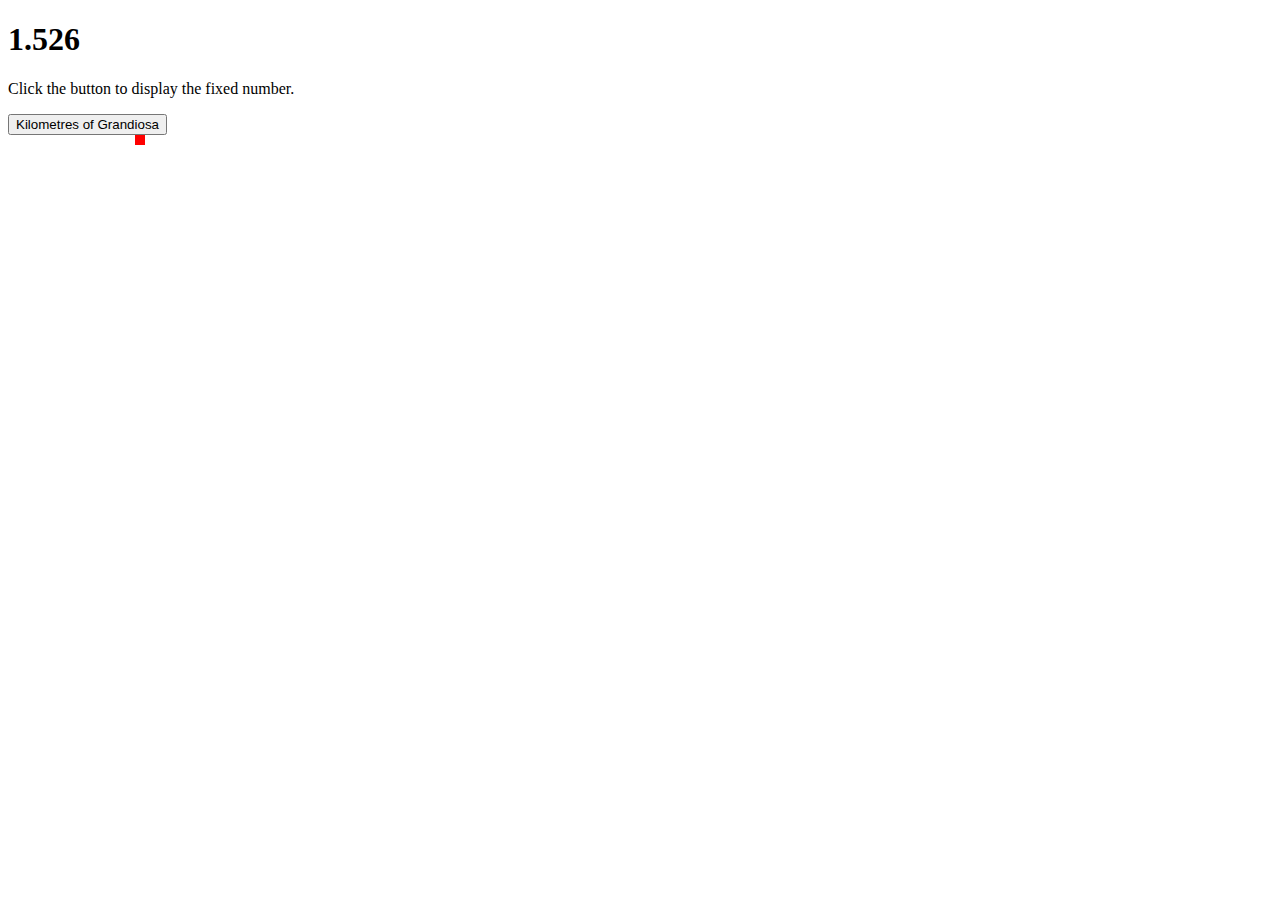
<file: distans.html>
<!DOCTYPE html>
<html>
  <head>
    <title>Wow a page</title>
    <script src="https://ajax.googleapis.com/ajax/libs/jquery/3.1.0/jquery.min.js"></script>
  </head>
  <body>
    <style>
    	.box {
    		position: absolute;
    		top: 100px;
    		left: 100px;
    		width: 10px;
    		height: 10px;
    		background-color: red;
    	}
    </style>

    <div class="box"></div>

    <h1 class="page-content">
      
    </h1>


<script type?"text/javascript">
var count = 0;
var position = 100;


(function(){
    // do some stuff
    count += 0.218;  // increase by 1 can also write count = count +1;
    position += 5;
	$(".page-content").html(count); 
	$(".box").css({
		top: position,
		left: position
	});
   	if (count == 100 ) count = 0; //  ---> stop. do if its true 
   	if (position == 150) position = 100;

    setTimeout(arguments.callee, 100);
})();
</script>

<p>Click the button to display the fixed number.</p>

<button onclick="myFunction()">Kilometres of Grandiosa</button>

<p id="demo"></p>

<script>
function myFunction() {
    var num = 12600 Kilometres;
    var n = num.toFixed(2)
    document.getElementById("demo").innerHTML = n;
}
</script>



  </body>

</html>
</file>
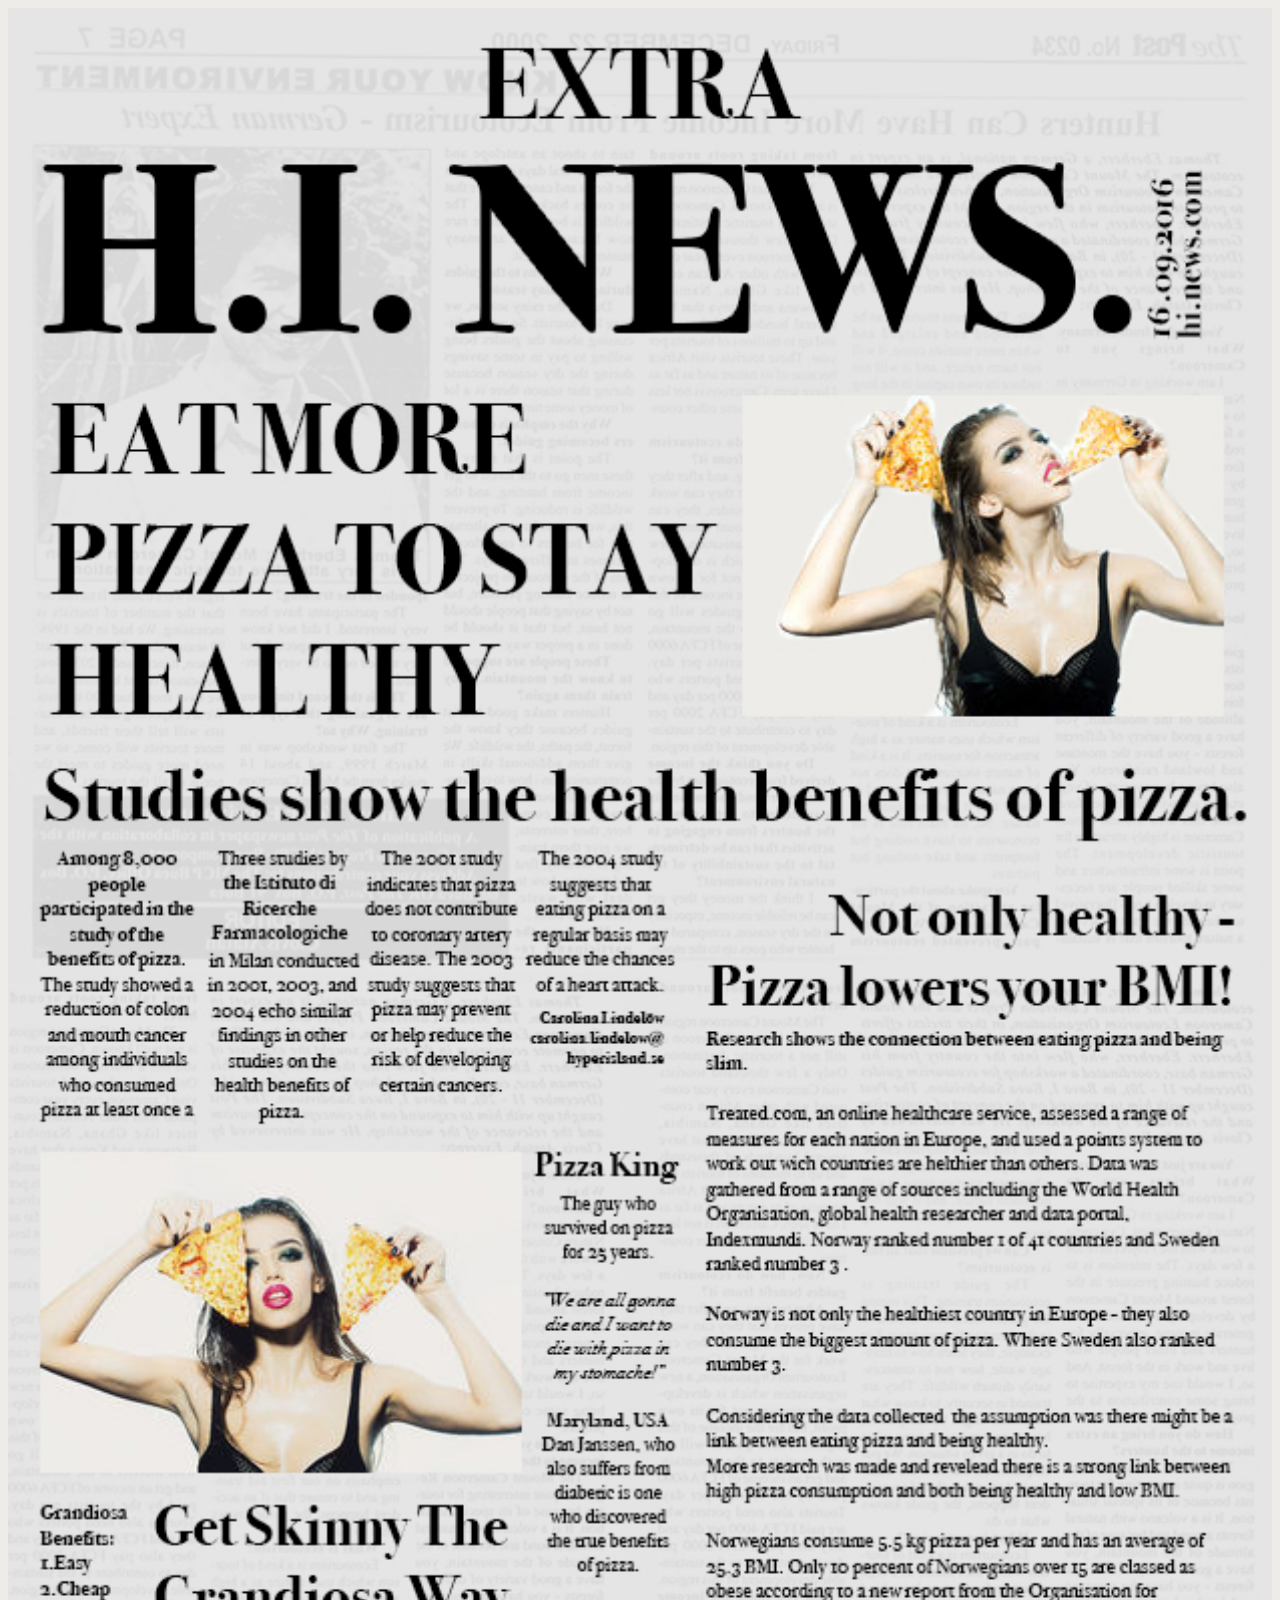
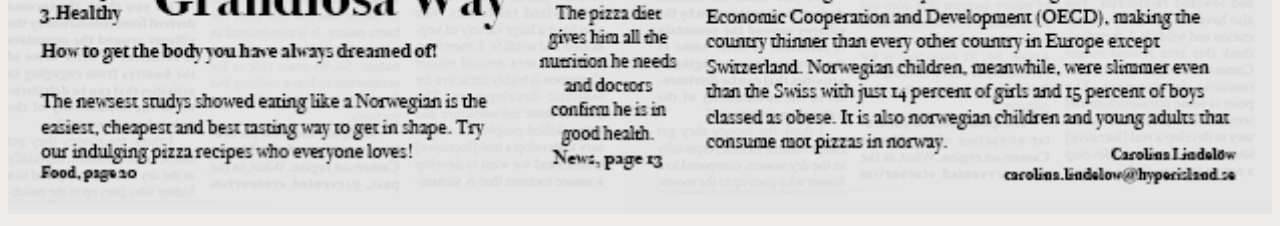
<file: page2.html>
<!DOCTYPE html>
<html>
<head>
<title>H.I News - Pizza</title>
<meta charset="utf-8"/>
<link rel="stylesheet" type="text/css" href="style2.css">



</head>

<body>

<div id="background">
  <img src="pizzanewsfärg.jpg" class="stretch" alt="">
</div>


</body>
</file>
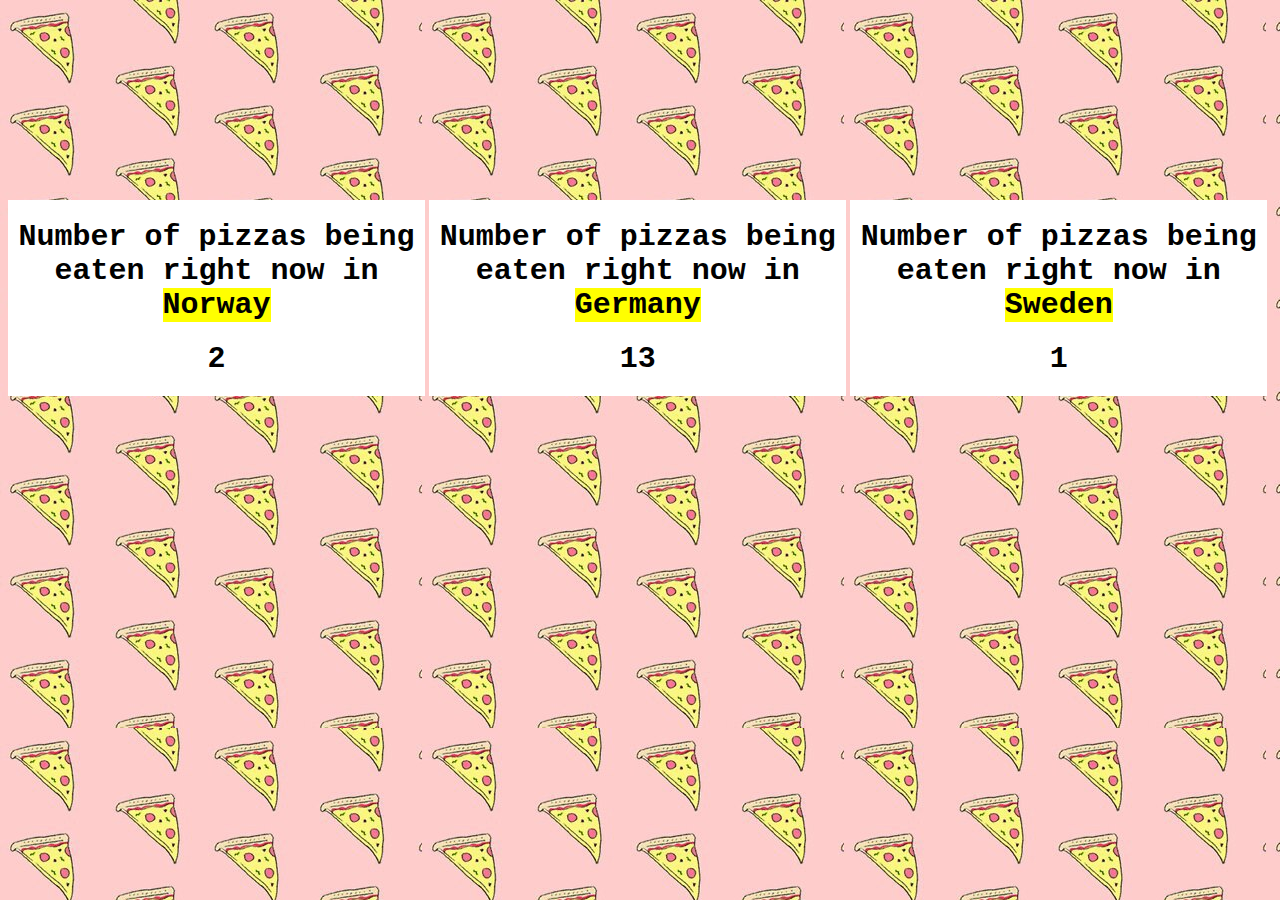
<file: starting-point.html>
<!DOCTYPE html>
<html>
  <head>
    <title>Pizza consumption</title>
    <script src="https://ajax.googleapis.com/ajax/libs/jquery/3.1.0/jquery.min.js"></script>
    <meta charset="utf-8"/>
    <link rel="stylesheet" type="text/css" href="style3.css">
  </head>
  <body>



<div class="sektion">

 <h1>Number of pizzas being eaten right now in <span class="highlight">Norway</span></h1>

    <h1 class="page-content">
      
    </h1></div>



<div class="sektion">
 <h1>Number of pizzas being eaten right now in <span class="highlight">Germany</span></h1>

    <h1 class="page-content1">
      
    </h1></div>



    <div class="sektion">
 <h1>Number of pizzas being eaten right now in <span class="highlight">Sweden</span></h1>

    <h1 class="page-content2">
      
    </h1></div>


<script type?"text/javascript">


var count = 0;



(function(){
    // do some stuff
    count += 2;  // increase by 1 can also write count = count +1;
  
	$(".page-content").html(count); 
	
   	// if (count == 100 ) return;  ---> stop. do if its true 
   

    setTimeout(arguments.callee, 1000);
})();
</script>

<script type?"text/javascript">


var count1 = 0;



(function(){
    // do some stuff
    count1 += 13;  // increase by 1 can also write count = count +1;
  
  $(".page-content1").html(count1); 
  
  //   if (count1 == 100 ) return;  ---> stop. do if its true 
   

    setTimeout(arguments.callee, 1000);
})();
</script>

<script type?"text/javascript">


var count2 = 0;



(function(){
    // do some stuff
    count2 += 1;  // increase by 1 can also write count = count +1;
  
  $(".page-content2").html(count2); 
  
 //    if (count2 == 100 ) return;  ---> stop. do if its true 
   

    setTimeout(arguments.callee, 1000);
})();
</script>



  </body>

</html>
</file>
<file: style2.css>
html

body {
	background-color: #edece8;
}


#background {
background-repeat: no-repeat;
background-attachment: scroll;
background-position: center, center;
background-size: cover;
    text-align: center;
    width: 100%; 
    height: 100%; 
    left: 0px; 
    top: 0px; 
    z-index: -1;
}

.stretch {
    margin: none;
    height:100%;
    width: 100%;
}
</file>
<file: style3.css>
body{
	background-image:url("pizza.jpg");
	margin-top:200px;
}

h1{
	text-align:center;
	font-size: 30px;
	font-family: Courier New; sans-serif

}

.sektion{
	background-color:white;
	display: inline-block;
	width:33%;
	text-align:center;
}

span.highlight{
	background-color:yellow;
}
</file>
